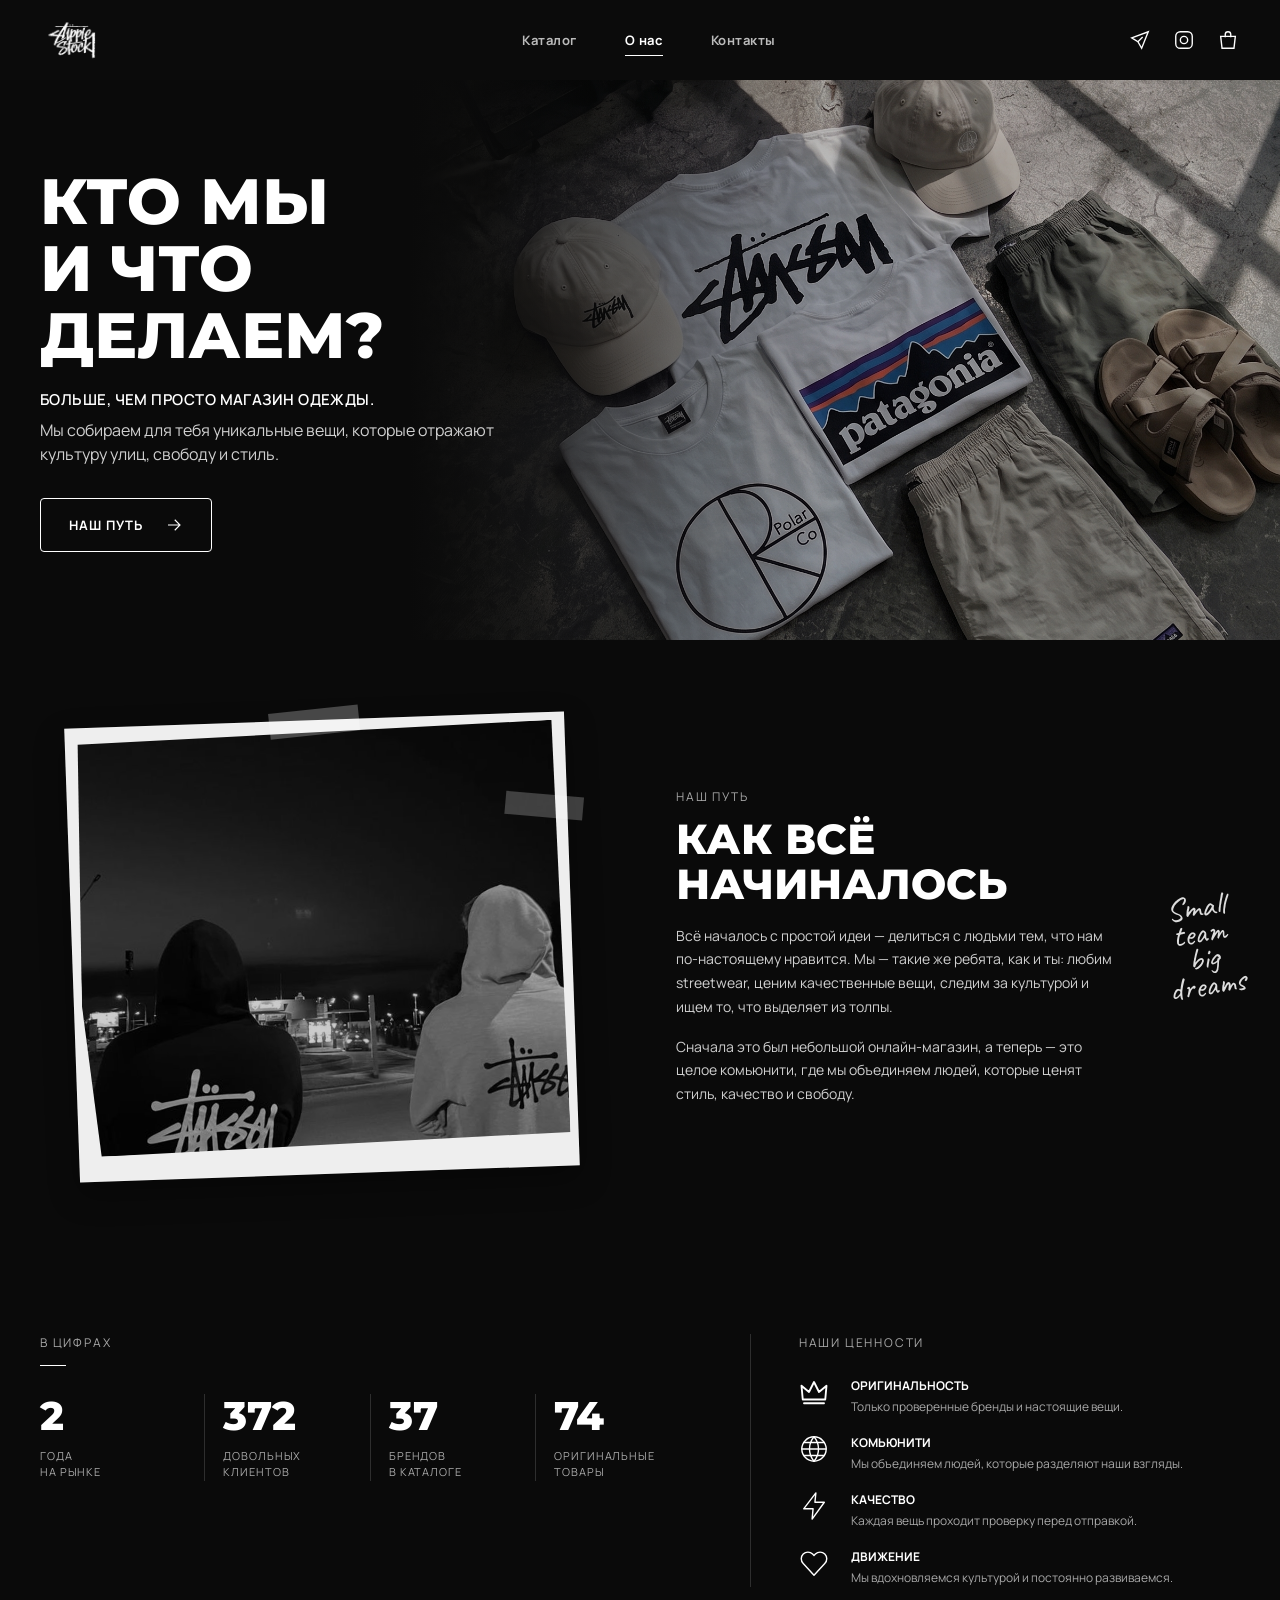
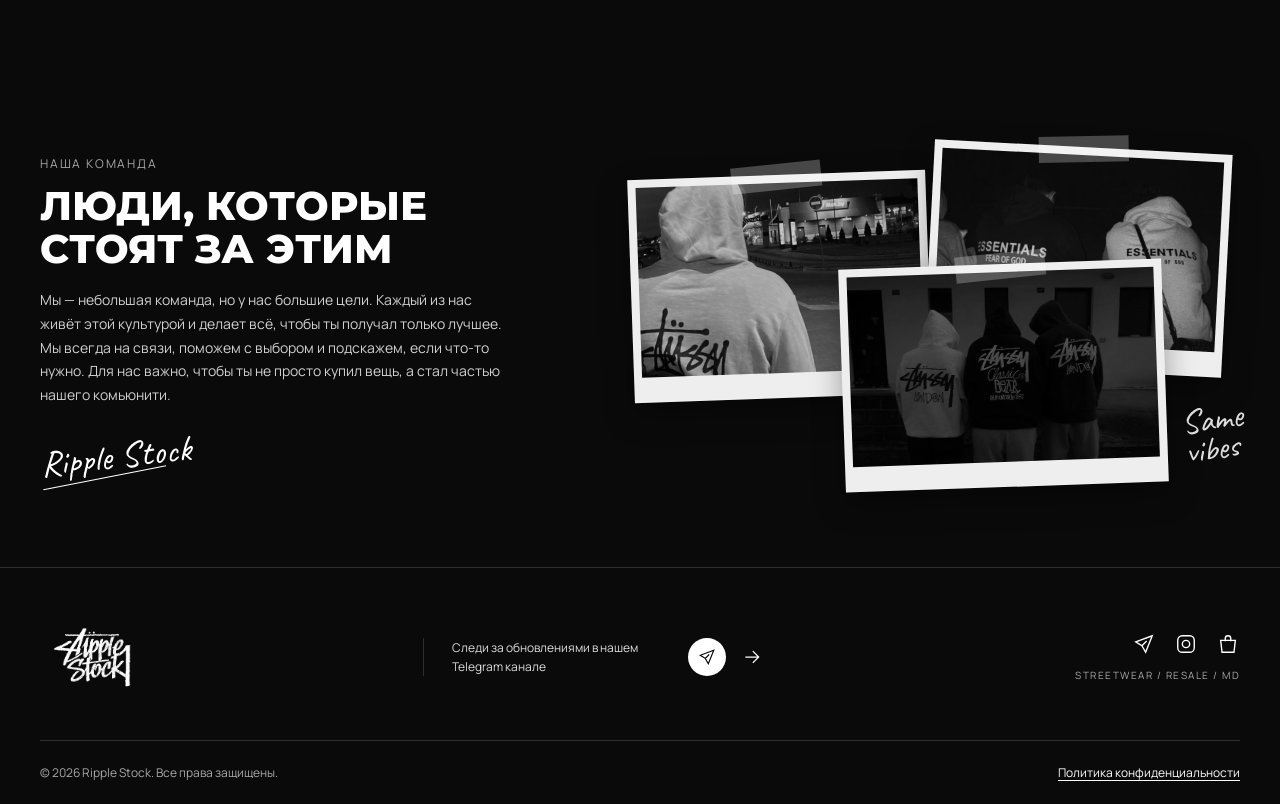
<file: about.html>
<!doctype html>
<html lang="ru">
<head>
  <meta charset="utf-8">
  <meta name="viewport" content="width=device-width, initial-scale=1">
  <meta name="description" content="Узнай историю, ценности и команду Ripple Stock в Бендерах.">
  <title>О нас — Ripple Stock</title>
  <link rel="icon" type="image/png" href="./img/logo.png" />
  <link rel="preconnect" href="https://fonts.googleapis.com">
  <link rel="preconnect" href="https://fonts.gstatic.com" crossorigin>
  <link href="https://fonts.googleapis.com/css2?family=Caveat:wght@400;600&family=Manrope:wght@400;500;600;700&family=Montserrat:wght@800&display=swap" rel="stylesheet">
  <link rel="stylesheet" href="css/style.css">
  <script src="js/main.js" defer></script>
</head>
<body>
  <!-- Общая шапка сайта; активная ссылка показывает текущую страницу -->
  <header class="header">
    <div class="container header__inner">
      <a class="header__logo" href="index.html" aria-label="Ripple Stock — главная">
        <img src="./img/logo.png" alt="Рукописный логотип Ripple">
      </a>
      <nav class="header__nav" id="site-menu" aria-label="Основная навигация">
        <a class="header__link" href="index.html">Каталог</a>
        <a class="header__link active" href="about.html" aria-current="page">О нас</a>
        <a class="header__link" href="contacts.html">Контакты</a>
      </nav>
      <div class="header__social">
        <a class="icon-link" href="#" aria-label="Telegram Ripple Stock"><svg viewBox="0 0 24 24" aria-hidden="true"><path d="m21 3-7.2 18-4.1-7.2L3 9.7 21 3Z"/><path d="m9.7 13.8 5.2-5.1"/></svg></a>
        <a class="icon-link" href="#" aria-label="Instagram Ripple Stock"><svg viewBox="0 0 24 24" aria-hidden="true"><rect x="3" y="3" width="18" height="18" rx="5"/><circle cx="12" cy="12" r="4"/><path d="M17.5 6.5h.01"/></svg></a>
        <a class="icon-link" href="#" aria-label="Корзина"><svg viewBox="0 0 24 24" aria-hidden="true"><path d="M4 8h16l-1.5 13h-13L4 8Z"/><path d="M9 9V6a3 3 0 0 1 6 0v3"/></svg></a>
      </div>
      <button class="header__burger" type="button" aria-label="Открыть меню" aria-expanded="false" aria-controls="site-menu"><span></span><span></span><span></span></button>
    </div>
  </header>

  <!-- Общий hero с текстом страницы «О нас» -->
  <section class="hero">
    <div class="container hero__content">
      <div class="hero__copy">
        <h1 class="hero__title">КТО МЫ<br>И ЧТО ДЕЛАЕМ?</h1>
        <p class="hero__subtitle">БОЛЬШЕ, ЧЕМ ПРОСТО МАГАЗИН ОДЕЖДЫ.</p>
        <p class="hero__text">Мы собираем для тебя уникальные вещи, которые отражают культуру улиц, свободу и стиль.</p>
        <a href="#our-way" class="btn hero__button">НАШ ПУТЬ
          <svg viewBox="0 0 24 24" aria-hidden="true"><path d="M4 12h15M13 5l7 7-7 7" fill="none" stroke="currentColor" stroke-width="1.5"/></svg>
        </a>
      </div>
    </div>
  </section>

  <main>
    <!-- История магазина и фотография в стиле полароид -->
    <section class="section about-way" id="our-way">
      <div class="container about-way__inner">
        <div class="about-way__photo-area reveal">
          <figure class="polaroid polaroid--left about-way__photo">
            <img class="bw" src="./img/page-photos/1.jpg" alt="Друзья в стритвир-одежде на улице">
          </figure>
        </div>
        <div class="about-way__content reveal">
          <div class="about-way__copy">
            <p class="label">НАШ ПУТЬ</p>
            <h2 class="h2 about-way__title">КАК ВСЁ<br>НАЧИНАЛОСЬ</h2>
            <p>Всё началось с простой идеи — делиться с людьми тем, что нам по-настоящему нравится. Мы — такие же ребята, как и ты: любим streetwear, ценим качественные вещи, следим за культурой и ищем то, что выделяет из толпы.</p>
            <p>Сначала это был небольшой онлайн-магазин, а теперь — это целое комьюнити, где мы объединяем людей, которые ценят стиль, качество и свободу.</p>
          </div>
          <p class="handwritten about-way__note">Small<br>team<br>big<br>dreams
          </p>
        </div>
      </div>
    </section>

    <!-- Четыре счётчика и четыре ценности команды -->
    <section class="section about-data">
      <div class="container about-data__inner">
        <div class="about-data__numbers reveal">
          <p class="label about-data__label">В ЦИФРАХ</p>
          <span class="about-data__rule" aria-hidden="true"></span>
          <div class="about-stats">
            <div class="about-stat"><span class="counter" data-target="3" data-suffix="+">0</span><p>ГОДА<br>НА РЫНКЕ</p></div>
            <div class="about-stat"><span class="counter" data-target="500" data-suffix="+">0</span><p>ДОВОЛЬНЫХ<br>КЛИЕНТОВ</p></div>
            <div class="about-stat"><span class="counter" data-target="50" data-suffix="+">0</span><p>БРЕНДОВ<br>В КАТАЛОГЕ</p></div>
            <div class="about-stat"><span class="counter" data-target="100" data-suffix="%">0</span><p>ОРИГИНАЛЬНЫЕ<br>ТОВАРЫ</p></div>
          </div>
        </div>
        <div class="about-data__values reveal">
          <p class="label about-data__label">НАШИ ЦЕННОСТИ</p>
          <div class="value-list">
            <article class="value-item">
              <svg class="value-item__icon crown" viewBox="0 0 24 20" aria-hidden="true"><path d="M3 16 2 5l6 5 4-8 4 8 6-5-1 11H3Z"/><path d="M4 19h16"/></svg>
              <div><h3>ОРИГИНАЛЬНОСТЬ</h3><p>Только проверенные бренды и настоящие вещи.</p></div>
            </article>
            <article class="value-item">
              <svg class="value-item__icon" viewBox="0 0 32 32" aria-hidden="true"><circle cx="16" cy="16" r="13"/><path d="M3 16h26M16 3a20 20 0 0 1 0 26M16 3a20 20 0 0 0 0 26M5 9h22M5 23h22"/></svg>
              <div><h3>КОМЬЮНИТИ</h3><p>Мы объединяем людей, которые разделяют наши взгляды.</p></div>
            </article>
            <article class="value-item">
              <svg class="value-item__icon" viewBox="0 0 32 32" aria-hidden="true"><path d="m18 2-13 17h10l-1 11 13-18H17l1-10Z"/></svg>
              <div><h3>КАЧЕСТВО</h3><p>Каждая вещь проходит проверку перед отправкой.</p></div>
            </article>
            <article class="value-item">
              <svg class="value-item__icon" viewBox="0 0 32 32" aria-hidden="true"><path d="M27.5 6.5a7 7 0 0 0-10 0L16 8l-1.5-1.5a7 7 0 0 0-10 10L16 29l11.5-12.5a7 7 0 0 0 0-10Z"/></svg>
              <div><h3>ДВИЖЕНИЕ</h3><p>Мы вдохновляемся культурой и постоянно развиваемся.</p></div>
            </article>
          </div>
        </div>
      </div>
    </section>

    <!-- Рассказ о команде и коллаж из трёх полароидных снимков -->
    <section class="section about-team">
      <div class="container about-team__inner">
        <div class="about-team__content reveal">
          <p class="label">НАША КОМАНДА</p>
          <h2 class="h2 about-team__title">ЛЮДИ, КОТОРЫЕ<br>СТОЯТ ЗА ЭТИМ</h2>
          <p class="about-team__text">Мы — небольшая команда, но у нас большие цели. Каждый из нас живёт этой культурой и делает всё, чтобы ты получал только лучшее. Мы всегда на связи, поможем с выбором и подскажем, если что-то нужно. Для нас важно, чтобы ты не просто купил вещь, а стал частью нашего комьюнити.</p>
          <p class="handwritten about-team__signature">Ripple Stock
          </p>
        </div>
        <div class="about-team__collage reveal">
          <figure class="polaroid polaroid--left about-team__photo about-team__photo--one"><img class="bw" src="./img/page-photos/2.jpg" alt="Участник команды Ripple Stock"></figure>
          <figure class="polaroid polaroid--right about-team__photo about-team__photo--two"><img class="bw" src="./img/page-photos/3.jpg" alt="Команда Ripple Stock в магазине"></figure>
          <figure class="polaroid polaroid--left about-team__photo about-team__photo--three"><img class="bw" src="./img/page-photos/4.jpg" alt="Друзья и команда Ripple Stock вместе"></figure>
          <p class="handwritten about-team__note">Same<br>vibes
          </p>
        </div>
      </div>
    </section>
  </main>

  <!-- Общий подвал сайта с Telegram, социальными ссылками и служебной информацией -->
  <footer class="footer">
    <div class="container footer__top">
      <a class="footer__brand" href="index.html" aria-label="Ripple Stock — главная"><img src="./img/logo.png" alt="Логотип Ripple Stock в две строки"></a>
      <div class="footer__telegram"><p>Следи за обновлениями в нашем Telegram канале</p><a href="#" aria-label="Перейти в Telegram"><svg viewBox="0 0 24 24" aria-hidden="true"><path d="m21 3-7.2 18-4.1-7.2L3 9.7 21 3Z"/><path d="m9.7 13.8 5.2-5.1"/></svg></a><svg viewBox="0 0 24 24" width="20" height="20" aria-hidden="true"><path d="M4 12h15M13 5l7 7-7 7" fill="none" stroke="currentColor" stroke-width="1.5"/></svg></div>
      <div class="footer__social"><div class="footer__icons">
        <a class="icon-link" href="#" aria-label="Telegram Ripple Stock"><svg viewBox="0 0 24 24" aria-hidden="true"><path d="m21 3-7.2 18-4.1-7.2L3 9.7 21 3Z"/><path d="m9.7 13.8 5.2-5.1"/></svg></a>
        <a class="icon-link" href="#" aria-label="Instagram Ripple Stock"><svg viewBox="0 0 24 24" aria-hidden="true"><rect x="3" y="3" width="18" height="18" rx="5"/><circle cx="12" cy="12" r="4"/><path d="M17.5 6.5h.01"/></svg></a>
        <a class="icon-link" href="#" aria-label="Корзина"><svg viewBox="0 0 24 24" aria-hidden="true"><path d="M4 8h16l-1.5 13h-13L4 8Z"/><path d="M9 9V6a3 3 0 0 1 6 0v3"/></svg></a>
      </div><p class="footer__tagline">STREETWEAR / RESALE / MD</p></div>
    </div>
    <div class="container footer__bottom"><p>© 2026 Ripple Stock. Все права защищены.</p><a class="footer__policy" href="#">Политика конфиденциальности</a></div>
  </footer>
</body>
</html>
</file>
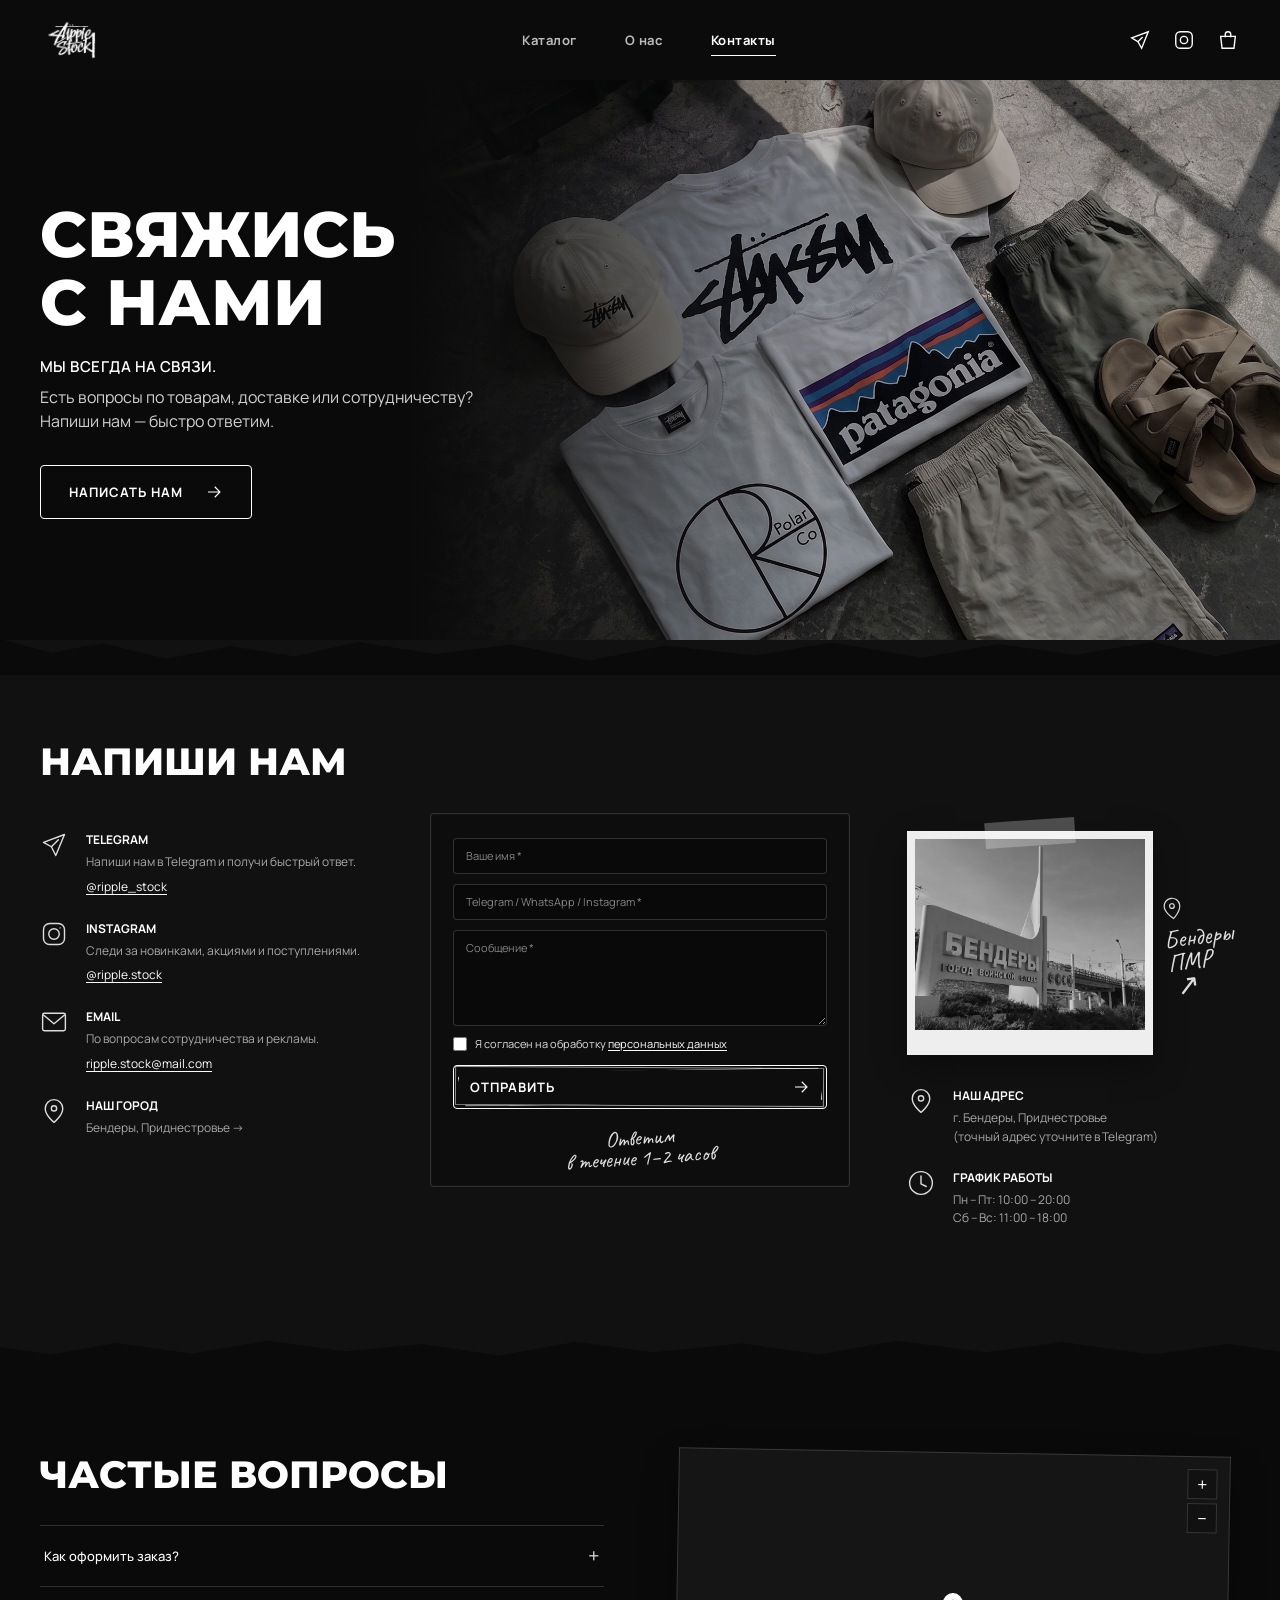
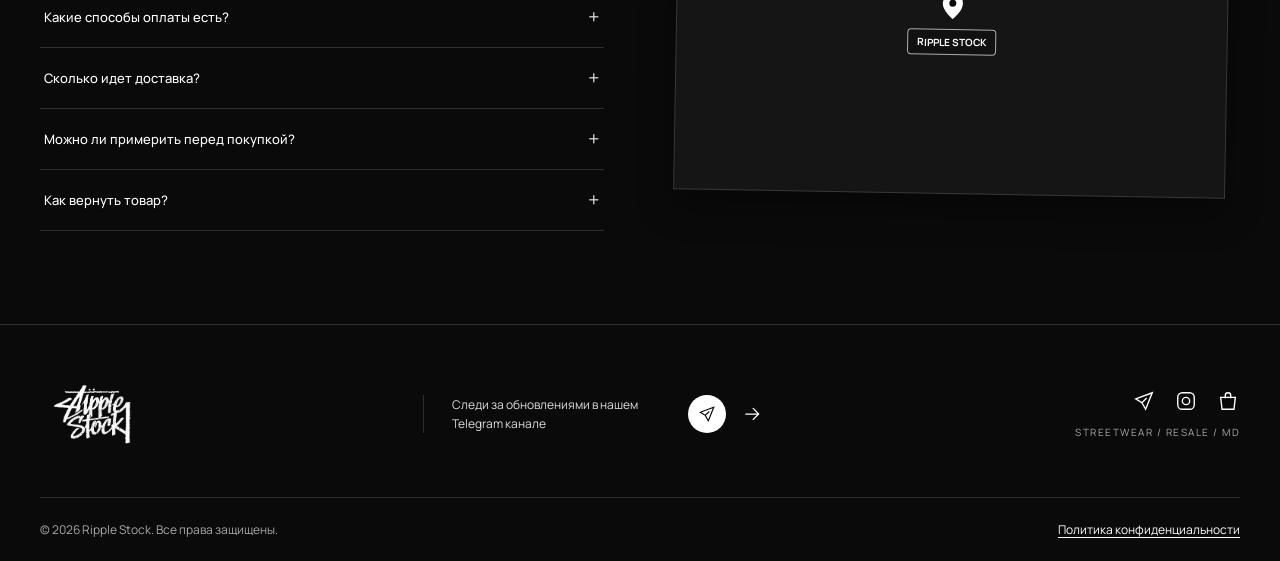
<file: contacts.html>
<!doctype html>
<html lang="ru">
<head>
  <meta charset="utf-8">
  <meta name="viewport" content="width=device-width, initial-scale=1">
  <meta name="description" content="Контакты Ripple Stock в Бендерах: Telegram, Instagram, email и ответы на частые вопросы.">
  <title>Контакты — Ripple Stock</title>
  <link rel="icon" type="image/png" href="./img/logo.png" />
  <link rel="preconnect" href="https://fonts.googleapis.com">
  <link rel="preconnect" href="https://fonts.gstatic.com" crossorigin>
  <link href="https://fonts.googleapis.com/css2?family=Caveat:wght@400;600&family=Manrope:wght@400;500;600;700&family=Montserrat:wght@800&display=swap" rel="stylesheet">
  <link rel="stylesheet" href="css/style.css">
  <script src="js/main.js" defer></script>
</head>
<body>
  <!-- Общая шапка сайта; активная ссылка показывает текущую страницу -->
  <header class="header">
    <div class="container header__inner">
      <a class="header__logo" href="index.html" aria-label="Ripple Stock — главная">
        <img src="./img/logo.png" alt="Рукописный логотип Ripple">
      </a>
      <nav class="header__nav" id="site-menu" aria-label="Основная навигация">
        <a class="header__link" href="index.html">Каталог</a>
        <a class="header__link" href="about.html">О нас</a>
        <a class="header__link active" href="contacts.html" aria-current="page">Контакты</a>
      </nav>
      <div class="header__social">
        <a class="icon-link" href="#" aria-label="Telegram Ripple Stock"><svg viewBox="0 0 24 24" aria-hidden="true"><path d="m21 3-7.2 18-4.1-7.2L3 9.7 21 3Z"/><path d="m9.7 13.8 5.2-5.1"/></svg></a>
        <a class="icon-link" href="#" aria-label="Instagram Ripple Stock"><svg viewBox="0 0 24 24" aria-hidden="true"><rect x="3" y="3" width="18" height="18" rx="5"/><circle cx="12" cy="12" r="4"/><path d="M17.5 6.5h.01"/></svg></a>
        <a class="icon-link" href="#" aria-label="Корзина"><svg viewBox="0 0 24 24" aria-hidden="true"><path d="M4 8h16l-1.5 13h-13L4 8Z"/><path d="M9 9V6a3 3 0 0 1 6 0v3"/></svg></a>
      </div>
      <button class="header__burger" type="button" aria-label="Открыть меню" aria-expanded="false" aria-controls="site-menu"><span></span><span></span><span></span></button>
    </div>
  </header>

  <!-- Общий hero с текстом страницы контактов -->
  <section class="hero">
    <div class="container hero__content">
      <div class="hero__copy">
        <h1 class="hero__title">СВЯЖИСЬ<br>С НАМИ</h1>
        <p class="hero__subtitle">МЫ ВСЕГДА НА СВЯЗИ.</p>
        <p class="hero__text">Есть вопросы по товарам, доставке или сотрудничеству? Напиши нам — быстро ответим.</p>
        <a href="#contact-form" class="btn hero__button">НАПИСАТЬ НАМ
          <svg viewBox="0 0 24 24" aria-hidden="true"><path d="M4 12h15M13 5l7 7-7 7" fill="none" stroke="currentColor" stroke-width="1.5"/></svg>
        </a>
      </div>
    </div>
  </section>

  <main>
    <!-- Контакты, форма сообщения и адрес; края секции стилизованы как рваная бумага -->
    <section class="section contact-panel torn-edge" id="contact-section">
      <div class="container contact-panel__inner">
        <h2 class="h2 contact-panel__title">НАПИШИ НАМ</h2>
        <div class="contact-grid">
          <div class="contact-list">
            <article class="contact-item">
              <svg class="contact-item__icon" viewBox="0 0 32 32" aria-hidden="true"><path d="m28 4-10 24-5-10-9-5L28 4Z"/><path d="m13 18 8-8"/></svg>
              <div><h3>TELEGRAM</h3><p>Напиши нам в Telegram и получи быстрый ответ.</p><a href="https://t.me/ripple_stock">@ripple_stock</a></div>
            </article>
            <article class="contact-item">
              <svg class="contact-item__icon" viewBox="0 0 32 32" aria-hidden="true"><rect x="4" y="4" width="24" height="24" rx="7"/><circle cx="16" cy="16" r="6"/><path d="M23 9h.01"/></svg>
              <div><h3>INSTAGRAM</h3><p>Следи за новинками, акциями и поступлениями.</p><a href="https://instagram.com/ripple.stock">@ripple.stock</a></div>
            </article>
            <article class="contact-item">
              <svg class="contact-item__icon" viewBox="0 0 32 32" aria-hidden="true"><rect x="3" y="6" width="26" height="20" rx="2"/><path d="m4 8 12 10L28 8"/></svg>
              <div><h3>EMAIL</h3><p>По вопросам сотрудничества и рекламы.</p><a href="mailto:ripple.stock@mail.com">ripple.stock@mail.com</a></div>
            </article>
            <article class="contact-item">
              <svg class="contact-item__icon" viewBox="0 0 32 32" aria-hidden="true"><path d="M26 13c0 8-10 16-10 16S6 21 6 13a10 10 0 1 1 20 0Z"/><circle cx="16" cy="13" r="3"/></svg>
              <div><h3>НАШ ГОРОД</h3><p>Бендеры, Приднестровье <span aria-hidden="true">→</span></p></div>
            </article>
          </div>

          <div class="contact-form-column">
            <!-- Форма отправляет сообщения в Formspree методом POST. -->
            <form class="contact-form" id="contact-form" action="https://formspree.io/f/mljgnrvj" method="POST" novalidate>
              <input type="hidden" name="_subject" value="Новое сообщение с сайта Ripple Stock">
              <label class="visually-hidden" for="contact-name">Ваше имя *</label>
              <input id="contact-name" name="name" type="text" placeholder="Ваше имя *" autocomplete="name">
              <label class="visually-hidden" for="contact-way">Telegram / WhatsApp / Instagram *</label>
              <input id="contact-way" name="contact" type="text" placeholder="Telegram / WhatsApp / Instagram *" autocomplete="off">
              <label class="visually-hidden" for="contact-message">Сообщение *</label>
              <textarea id="contact-message" name="message" rows="4" placeholder="Сообщение *"></textarea>
              <label class="contact-form__consent">
                <input name="consent" type="checkbox">
                <span>Я согласен на обработку <a href="#privacy">персональных данных</a></span>
              </label>
              <button class="btn contact-form__submit" type="submit">ОТПРАВИТЬ
                <svg viewBox="0 0 24 24" aria-hidden="true"><path d="M4 12h15M13 5l7 7-7 7" fill="none" stroke="currentColor" stroke-width="1.5"/></svg>
              </button>
              <p class="contact-form__message" id="form-message" role="status" aria-live="polite"></p>
              <p class="handwritten contact-form__note"><span>Ответим<br>в течение 1–2 часов</span>
              </p>
            </form>
          </div>

          <aside class="contact-place">
            <div class="contact-place__photo-area">
              <figure class="polaroid contact-place__photo">
                <img class="bw" src="./img/bender.jpg" alt="Вид на город Бендеры">
              </figure>
              <p class="handwritten contact-place__caption">
                <svg class="contact-place__caption-pin" viewBox="0 0 32 32" aria-hidden="true"><path d="M26 13c0 8-10 16-10 16S6 21 6 13a10 10 0 1 1 20 0Z"/><circle cx="16" cy="13" r="3"/></svg>
                Бендеры<br>ПМР <span aria-hidden="true">↗</span>
              </p>
            </div>
            <div class="contact-place__details">
              <article class="place-detail">
                <svg class="place-detail__icon" viewBox="0 0 32 32" aria-hidden="true"><path d="M26 13c0 8-10 16-10 16S6 21 6 13a10 10 0 1 1 20 0Z"/><circle cx="16" cy="13" r="3"/></svg>
                <div><h3>НАШ АДРЕС</h3><p>г. Бендеры, Приднестровье<br>(точный адрес уточните в Telegram)</p></div>
              </article>
              <article class="place-detail">
                <svg class="place-detail__icon" viewBox="0 0 32 32" aria-hidden="true"><circle cx="16" cy="16" r="13"/><path d="M16 8v9l6 3"/></svg>
                <div><h3>ГРАФИК РАБОТЫ</h3><p>Пн – Пт: 10:00 – 20:00<br>Сб – Вс: 11:00 – 18:00</p></div>
              </article>
            </div>
          </aside>
        </div>
      </div>
    </section>

    <!-- Частые вопросы и тёмная карта Бендер -->
    <section class="section faq-section">
      <div class="container faq-section__inner">
        <div class="faq-column">
          <h2 class="h2 faq__title">ЧАСТЫЕ ВОПРОСЫ</h2>
          <div class="faq-list">
            <article class="faq__item">
              <h3><button class="faq__question" type="button" aria-expanded="false"><span>Как оформить заказ?</span><span class="faq__symbol" aria-hidden="true">+</span></button></h3>
              <div class="faq__answer"><p>Напиши нам в Telegram или оставь контакты в форме. Мы уточним наличие, размер и детали заказа.</p></div>
            </article>
            <article class="faq__item">
              <h3><button class="faq__question" type="button" aria-expanded="false"><span>Какие способы оплаты есть?</span><span class="faq__symbol" aria-hidden="true">+</span></button></h3>
              <div class="faq__answer"><p>Доступные способы оплаты можно уточнить у нас в Telegram перед подтверждением заказа.</p></div>
            </article>
            <article class="faq__item">
              <h3><button class="faq__question" type="button" aria-expanded="false"><span>Сколько идет доставка?</span><span class="faq__symbol" aria-hidden="true">+</span></button></h3>
              <div class="faq__answer"><p>Срок зависит от города и способа доставки. Напиши нам — подскажем по твоему адресу.</p></div>
            </article>
            <article class="faq__item">
              <h3><button class="faq__question" type="button" aria-expanded="false"><span>Можно ли примерить перед покупкой?</span><span class="faq__symbol" aria-hidden="true">+</span></button></h3>
              <div class="faq__answer"><p>Возможность примерки уточняется индивидуально. Свяжись с нами, и мы расскажем о вариантах.</p></div>
            </article>
            <article class="faq__item">
              <h3><button class="faq__question" type="button" aria-expanded="false"><span>Как вернуть товар?</span><span class="faq__symbol" aria-hidden="true">+</span></button></h3>
              <div class="faq__answer"><p>Напиши нам, если возник вопрос по покупке. Мы обсудим ситуацию и поможем разобраться.</p></div>
            </article>
          </div>
        </div>

        <div class="map-column">
          <div class="map-frame">
            <iframe class="map-frame__iframe" title="Карта города Бендеры на OpenStreetMap" src="https://www.openstreetmap.org/export/embed.html?bbox=29.445%2C46.812%2C29.515%2C46.854&amp;layer=mapnik&amp;marker=46.833%2C29.48" loading="lazy" referrerpolicy="no-referrer-when-downgrade"></iframe>
            <div class="map-frame__marker" aria-hidden="true">
              <svg viewBox="0 0 32 32"><path d="M26 13c0 8-10 16-10 16S6 21 6 13a10 10 0 1 1 20 0Z"/><circle cx="16" cy="13" r="3"/></svg>
              <span>RIPPLE STOCK</span>
            </div>
            <div class="map-frame__zoom" aria-hidden="true"><span>+</span><span>−</span></div>
          </div>
        </div>
      </div>
    </section>
  </main>

  <!-- Общий подвал сайта с Telegram, социальными ссылками и служебной информацией -->
  <footer class="footer">
    <div class="container footer__top">
      <a class="footer__brand" href="index.html" aria-label="Ripple Stock — главная"><img src="./img/logo.png" alt="Логотип Ripple Stock в две строки"></a>
      <div class="footer__telegram"><p>Следи за обновлениями в нашем Telegram канале</p><a href="#" aria-label="Перейти в Telegram"><svg viewBox="0 0 24 24" aria-hidden="true"><path d="m21 3-7.2 18-4.1-7.2L3 9.7 21 3Z"/><path d="m9.7 13.8 5.2-5.1"/></svg></a><svg viewBox="0 0 24 24" width="20" height="20" aria-hidden="true"><path d="M4 12h15M13 5l7 7-7 7" fill="none" stroke="currentColor" stroke-width="1.5"/></svg></div>
      <div class="footer__social"><div class="footer__icons">
        <a class="icon-link" href="#" aria-label="Telegram Ripple Stock"><svg viewBox="0 0 24 24" aria-hidden="true"><path d="m21 3-7.2 18-4.1-7.2L3 9.7 21 3Z"/><path d="m9.7 13.8 5.2-5.1"/></svg></a>
        <a class="icon-link" href="#" aria-label="Instagram Ripple Stock"><svg viewBox="0 0 24 24" aria-hidden="true"><rect x="3" y="3" width="18" height="18" rx="5"/><circle cx="12" cy="12" r="4"/><path d="M17.5 6.5h.01"/></svg></a>
        <a class="icon-link" href="#" aria-label="Корзина"><svg viewBox="0 0 24 24" aria-hidden="true"><path d="M4 8h16l-1.5 13h-13L4 8Z"/><path d="M9 9V6a3 3 0 0 1 6 0v3"/></svg></a>
      </div><p class="footer__tagline">STREETWEAR / RESALE / MD</p></div>
    </div>
    <div class="container footer__bottom"><p>© 2026 Ripple Stock. Все права защищены.</p><a class="footer__policy" href="#privacy">Политика конфиденциальности</a></div>
  </footer>
</body>
</html>
</file>
<file: css/style.css>
/* ===== Подключение шрифтов ===== */
@import url("https://fonts.googleapis.com/css2?family=Caveat:wght@400;600&family=Manrope:wght@400;500;600;700&family=Montserrat:wght@800&display=swap");
/* ===== Переменные дизайна ===== */
:root {
  --bg: #0a0a0a;
  --bg-2: #111;
  --card: #151515;
  --line: rgba(255, 255, 255, 0.15);
  --text: #fff;
  --muted: #a8a8a8;
  --radius: 4px;
  --container: 1200px;
}
/* ===== Сброс стилей ===== */
*,
*::before,
*::after {
  box-sizing: border-box;
}
html {
  scroll-behavior: smooth;
}
body {
  margin: 0;
  min-width: 320px;
  background: var(--bg);
  color: var(--text);
  font-family: Manrope, sans-serif;
}
a {
  color: inherit;
  text-decoration: none;
}
img {
  display: block;
  max-width: 100%;
}
button {
  color: inherit;
  font: inherit;
}
/* ===== Типографика ===== */
h1,
h2,
h3,
p {
  margin: 0;
}
h1,
h2,
h3,
.h2 {
  font-family: Montserrat, sans-serif;
  font-weight: 800;
  text-transform: uppercase;
}
.h2 {
  font-size: clamp(28px, 4vw, 44px);
}
.label {
  color: var(--muted);
  font-size: 12px;
  letter-spacing: 0.15em;
  text-transform: uppercase;
}
.muted {
  color: var(--muted);
}
/* ===== Контейнеры и секции ===== */
.container {
  width: min(100% - 48px, var(--container));
  margin: 0 auto;
}
.section {
  padding: 80px 0;
}
/* ===== Кнопки ===== */
.btn {
  display: inline-flex;
  align-items: center;
  justify-content: center;
  gap: 22px;
  min-height: 54px;
  padding: 16px 28px;
  border: 1px solid #fff;
  border-radius: var(--radius);
  background: transparent;
  color: #fff;
  font-size: 13px;
  font-weight: 700;
  letter-spacing: 0.08em;
  text-transform: uppercase;
  transition:
    background 0.3s,
    color 0.3s;
}
.btn:hover {
  background: #fff;
  color: #000;
}
.btn svg {
  width: 18px;
  height: 18px;
  flex: none;
}
/* ===== Рукописные подписи и корона ===== */
.handwritten {
  color: #fff;
  font-family: Caveat, cursive;
  font-size: clamp(28px, 4vw, 48px);
  transform: rotate(-6deg);
}
.crown {
  width: 24px;
  height: 20px;
  fill: none;
  stroke: currentColor;
  stroke-width: 1.5;
}
/* ===== Рваный край секции ===== */
/* clip-path обрезает край зубцами, чтобы он напоминал порванную бумагу. */
.torn-edge {
  position: relative;
}
.torn-edge::before {
  position: absolute;
  top: -1px;
  left: 0;
  width: 100%;
  height: 36px;
  background: var(--bg);
  clip-path: polygon(
    0 0,
    4% 38%,
    8% 12%,
    13% 55%,
    18% 20%,
    23% 48%,
    28% 8%,
    34% 42%,
    40% 15%,
    46% 60%,
    52% 18%,
    59% 46%,
    65% 10%,
    72% 52%,
    78% 14%,
    84% 44%,
    90% 8%,
    95% 48%,
    100% 12%,
    100% 100%,
    0 100%
  );
  content: "";
}
/* ===== Фото в стиле полароид ===== */
.polaroid {
  position: relative;
  padding: 7px 7px 24px;
  border: 1px solid var(--line);
  background: #eee;
  box-shadow: 0 12px 30px rgba(0, 0, 0, 0.35);
}
.polaroid::before {
  position: absolute;
  z-index: 1;
  top: -12px;
  left: calc(50% - 45px);
  width: 90px;
  height: 26px;
  background: rgba(255, 255, 255, 0.25);
  content: "";
  transform: rotate(-4deg);
}
.polaroid--left {
  transform: rotate(-2deg);
}
.polaroid--right {
  transform: rotate(3deg);
}
/* ===== Чёрно-белые фотографии ===== */
.bw {
  filter: grayscale(1) brightness(0.8);
}
/* ===== Появление при прокрутке ===== */
.reveal {
  opacity: 0;
  transform: translateY(20px);
  transition:
    opacity 0.6s,
    transform 0.6s;
}
.reveal.visible {
  opacity: 1;
  transform: translateY(0);
}
/* ===== Шапка сайта ===== */
.header {
  position: sticky;
  top: 0;
  z-index: 10;
  height: 80px;
  background: #0b0b0b;
}
.header__inner {
  display: flex;
  height: 100%;
  align-items: center;
  justify-content: space-between;
}
.header__logo {
  width: 130px;
}
.header__logo img {
  width: auto;
  height: 50px;
}
.header__nav {
  display: flex;
  align-items: center;
  gap: 48px;
}
.header__link {
  position: relative;
  padding: 10px 0;
  font-size: 13px;
  font-weight: 700;
  letter-spacing: 0.04em;
  opacity: 0.72;
  transition: opacity 0.25s ease, color 0.25s ease;
}
.header__link::after {
  position: absolute;
  right: 0;
  bottom: 3px;
  left: 0;
  height: 1px;
  background: #fff;
  content: "";
  opacity: 0;
  transform: scaleX(0);
  transform-origin: center;
  transition: transform 0.25s ease, opacity 0.25s ease;
}
.header__link:hover::after,
.header__link.active::after {
  opacity: 1;
  transform: scaleX(1);
}
.header__link:hover,
.header__link.active {
  opacity: 1;
  color: #fff;
}
.header__social {
  display: flex;
  align-items: center;
  gap: 20px;
}
.icon-link {
  display: inline-flex;
  width: 24px;
  height: 24px;
  align-items: center;
  justify-content: center;
}
.icon-link svg {
  width: 22px;
  height: 22px;
  fill: none;
  stroke: currentColor;
  stroke-width: 1.5;
}
.header__burger {
  display: none;
  width: 42px;
  height: 42px;
  padding: 10px;
  border: 1px solid var(--line);
  background: transparent;
}
.header__burger span {
  display: block;
  height: 1px;
  margin: 5px 0;
  background: #fff;
}
/* ===== Главный экран ===== */
/* Градиент затемняет левую часть фотографии, чтобы текст хорошо читался. */
.hero {
  position: relative;
  isolation: isolate;
  display: flex;
  min-height: 560px;
  align-items: center;
  overflow: hidden;
  background: var(--bg);
}
.hero::after {
  position: absolute;
  z-index: 0;
  inset: 0;
  background: url("/img/hero-bkg.jpg") right center/cover no-repeat;
  filter: brightness(0.85);
  content: "";
}
.hero::before {
  position: absolute;
  z-index: 1;
  inset: 0;
  background: linear-gradient(
    90deg,
    #0a0a0a 0%,
    #0a0a0a 32%,
    rgba(10, 10, 10, 0) 65%
  );
  content: "";
}
.hero__content {
  position: relative;
  z-index: 2;
  padding-top: 60px;
  padding-bottom: 60px;
}
.hero__copy {
  max-width: 520px;
}
.hero__title {
  font-size: clamp(36px, 5.5vw, 64px);
  line-height: 1.05;
}
.hero__subtitle {
  margin-top: 20px;
  font-size: 15px;
  font-weight: 600;
  letter-spacing: 0.03em;
  text-transform: uppercase;
}
.hero__text {
  max-width: 470px;
  margin-top: 8px;
  color: #d0d0d0;
  font-size: 16px;
  line-height: 1.5;
}
.hero__button {
  margin-top: 32px;
}
/* ===== Подвал сайта ===== */
.footer {
  border-top: 1px solid var(--line);
  background: var(--bg);
}
.footer__top {
  display: grid;
  grid-template-columns: 1fr 1.25fr 1fr;
  align-items: center;
  gap: 36px;
  padding-top: 48px;
  padding-bottom: 42px;
}
.footer__brand img {
  width: 170px;
  max-height: 82px;
  object-fit: contain;
  object-position: left center;
}
.footer__telegram {
  display: flex;
  align-items: center;
  gap: 16px;
  padding-left: 28px;
  border-left: 1px solid var(--line);
}
.footer__telegram p {
  max-width: 220px;
  color: #ddd;
  font-size: 12px;
  line-height: 1.6;
}
.footer__telegram a {
  display: inline-flex;
  width: 38px;
  height: 38px;
  flex: none;
  align-items: center;
  justify-content: center;
  border-radius: 50%;
  background: #fff;
  color: #000;
}
.footer__telegram a svg {
  width: 18px;
  height: 18px;
  fill: none;
  stroke: currentColor;
  stroke-width: 1.5;
}
.footer__social {
  display: flex;
  flex-direction: column;
  align-items: flex-end;
  gap: 12px;
}
.footer__icons {
  display: flex;
  gap: 18px;
}
.footer__tagline {
  color: var(--muted);
  font-size: 10px;
  letter-spacing: 0.15em;
}
.footer__bottom {
  display: flex;
  min-height: 64px;
  align-items: center;
  justify-content: space-between;
  gap: 20px;
  border-top: 1px solid var(--line);
  color: var(--muted);
  font-size: 12px;
}
.footer__policy {
  color: #fff;
  text-decoration: underline;
  text-underline-offset: 3px;
}
/* ===== Планшет ===== */
@media (max-width: 1024px) {
  .section {
    padding: 64px 0;
  }
  .header__nav {
    gap: 28px;
  }
  .hero {
    min-height: 480px;
  }
  .hero::before {
    background: linear-gradient(
      90deg,
      #0a0a0a 0%,
      #0a0a0a 42%,
      rgba(10, 10, 10, 0) 76%
    );
  }
  .footer__top {
    grid-template-columns: 1fr 1.25fr;
  }
  .footer__social {
    grid-column: 1/-1;
    flex-direction: row;
    justify-content: center;
    align-items: center;
  }
}
/* ===== Телефон ===== */
@media (max-width: 768px) {
  .container {
    width: min(100% - 32px, var(--container));
  }
  .section {
    padding: 40px 0;
  }
  .header {
    height: 72px;
  }
  .header__logo img {
    height: 46px;
  }
  .header__social {
    margin-left: auto;
    margin-right: 16px;
  }
  .header__social .icon-link:nth-child(2) {
    display: none;
  }
  .header__burger {
    display: block;
  }
  .header__nav {
    position: absolute;
    top: 72px;
    right: 0;
    left: 0;
    display: none;
    flex-direction: column;
    align-items: stretch;
    gap: 0;
    padding: 10px 24px 22px;
    background: #0b0b0b;
  }
  .header__nav.open {
    display: flex;
  }
  .header__link {
    padding: 15px 0;
    border-bottom: 1px solid var(--line);
  }
  .header__link::after {
    right: auto;
    bottom: 0;
    left: 0;
    width: 34px;
    transform-origin: left;
  }
  .hero {
    min-height: 460px;
  }
  .hero::before {
    background: linear-gradient(
      90deg,
      rgba(10, 10, 10, 0.92),
      rgba(10, 10, 10, 0.55)
    );
  }
  .hero__content {
    padding-top: 60px;
    padding-bottom: 60px;
  }
  .hero__text {
    font-size: 15px;
  }
  .footer__top {
    grid-template-columns: 1fr;
    justify-items: center;
    gap: 28px;
    padding-top: 38px;
  }
  .footer__brand img {
    margin: 0 auto;
    object-position: center;
  }
  .footer__telegram {
    justify-content: center;
    padding: 0;
    border: 0;
  }
  .footer__social {
    grid-column: auto;
    flex-direction: column;
  }
  .footer__bottom {
    flex-direction: column;
    justify-content: center;
    padding: 18px 0;
    text-align: center;
  }
}
/* ===== Узкий телефон ===== */
@media (max-width: 480px) {
  .header__logo {
    width: 106px;
  }
  .header__social {
    gap: 12px;
  }
  .header__social .icon-link:nth-child(1) {
    display: none;
  }
  .hero__title {
    font-size: clamp(34px, 10vw, 46px);
  }
  .hero__subtitle {
    font-size: 13px;
  }
  .hero__button {
    width: 100%;
    justify-content: space-between;
  }
  .footer__telegram {
    gap: 12px;
  }
  .footer__telegram p {
    max-width: 190px;
  }
}
/* ===== Уменьшение анимации по настройке устройства ===== */
@media (prefers-reduced-motion: reduce) {
  *,
  *::before,
  *::after {
    scroll-behavior: auto !important;
    transition-duration: 0.01ms !important;
  }
}

/* ===== Полоса брендов ===== */
.brand-strip {
  overflow: hidden;
  border-top: 1px solid var(--line);
  border-bottom: 1px solid var(--line);
}
/* Два одинаковых набора логотипов позволяют ленте двигаться бесконечно без пустого промежутка. */
.brand-strip__track {
  display: flex;
  width: max-content;
  animation: brand-strip-move 30s linear infinite;
}
.brand-strip__group {
  display: grid;
  flex: 0 0 max(100vw, var(--container));
  grid-template-columns: repeat(7, minmax(0, 1fr));
}
/* Начинаем со сдвига влево на половину длины ленты и возвращаемся к нулю: логотипы движутся вправо. */
@keyframes brand-strip-move {
  from { transform: translateX(-50%); }
  to { transform: translateX(0); }
}
.brand-strip__item {
  display: flex;
  min-height: 104px;
  flex-direction: column;
  align-items: center;
  justify-content: center;
  gap: 10px;
  padding: 12px 8px;
  border-right: 1px solid var(--line);
}
.brand-strip__item img {
  /* Для каждого знака задана общая рамка, чтобы логотипы не отличались по масштабу. */
  width: 124px;
  max-width: 100%;
  height: 46px;
  object-fit: contain;
  /* Переводим чёрные знаки в белые: они хорошо читаются на тёмном фоне и остаются чёткими. */
  filter: brightness(0) invert(1);
  opacity: 0.78;
  transition: filter 0.3s, opacity 0.3s;
}
.brand-strip__item:hover img {
  filter: brightness(0) invert(1);
  opacity: 1;
}
/* У Dickies белые фрагменты SVG вырезают детали букв, поэтому здесь инвертируем цвета без обесцвечивания. */
.brand-strip__item--dickies img,
.brand-strip__item--dickies:hover img {
  filter: invert(1);
}
/* ===== Карточки товаров ===== */
.catalog__heading {
  display: flex;
  align-items: center;
  justify-content: space-between;
  gap: 20px;
  margin-bottom: 22px;
}
.catalog__title {
  font-size: clamp(24px, 3vw, 28px);
}
.catalog__title span {
  color: var(--muted);
}
.catalog__all {
  display: inline-flex;
  align-items: center;
  gap: 16px;
  color: #ddd;
  font-size: 12px;
  letter-spacing: 0.08em;
  text-decoration: underline;
  text-underline-offset: 4px;
  white-space: nowrap;
}
.catalog__all span {
  color: #fff;
  font-size: 18px;
  text-decoration: none;
}
.catalog__grid {
  display: grid;
  grid-template-columns: repeat(4, minmax(0, 1fr));
  gap: 20px;
}
.card {
  min-width: 0;
}
.card__image-wrap {
  position: relative;
  overflow: hidden;
  aspect-ratio: 3 / 4;
  background: var(--card);
}
.card__image {
  width: 100%;
  height: 100%;
  object-fit: cover;
  transition: transform 0.4s;
}
.card:hover .card__image {
  transform: scale(1.03);
}
.card__badge {
  position: absolute;
  top: 14px;
  left: 14px;
  padding: 4px 8px;
  border-radius: 3px;
  background: #e6e6e6;
  color: #111;
  font-size: 10px;
  font-weight: 700;
}
.favorite {
  position: absolute;
  top: 10px;
  right: 10px;
  display: grid;
  width: 32px;
  height: 32px;
  place-items: center;
  border: 0;
  background: transparent;
  cursor: pointer;
}
.favorite svg {
  width: 20px;
  height: 20px;
  fill: none;
  stroke: #fff;
  stroke-width: 1.5;
  transition: fill 0.2s;
}
.favorite.active svg {
  fill: #fff;
}
.card__details {
  padding-top: 12px;
}
.card__title {
  overflow: hidden;
  font-family: Manrope, sans-serif;
  font-size: 14px;
  font-weight: 600;
  text-overflow: ellipsis;
  white-space: nowrap;
}
.card__variant {
  margin-top: 4px;
  color: var(--muted);
  font-size: 12px;
}
.card__footer {
  display: flex;
  align-items: center;
  justify-content: space-between;
  margin-top: 14px;
}
.card__price {
  font-size: 16px;
  font-weight: 600;
}
.card__arrow {
  font-size: 20px;
  transition: transform 0.2s;
}
.card__arrow:hover {
  transform: translateX(4px);
}

/* ===== Как купить ===== */
/* Полупрозрачный чёрный слой поверх текстуры приглушает фото и сохраняет контраст текста. */
.buy-steps {
  position: relative;
  isolation: isolate;
  overflow: hidden;
  background: var(--bg);
}
.buy-steps::before {
  position: absolute;
  z-index: -1;
  inset: 0;
  background: url("../png/texture.png") center / cover no-repeat;
  content: "";
}
.buy-steps::after {
  position: absolute;
  z-index: -1;
  inset: 0;
  background: rgba(0, 0, 0, 0.78);
  content: "";
}
.buy-steps__inner {
  display: grid;
  min-height: 280px;
  grid-template-columns: 0.9fr 1.4fr;
  align-items: center;
  gap: 64px;
  padding-top: 48px;
  padding-bottom: 48px;
}
.buy-steps__label {
  display: flex;
  align-items: center;
  gap: 12px;
}
.buy-steps__label span {
  width: 38px;
  height: 1px;
  background: var(--muted);
}
.buy-steps__title {
  margin-top: 12px;
  font-size: clamp(32px, 4vw, 44px);
}
.buy-steps__text {
  max-width: 390px;
  margin-top: 14px;
  color: #ddd;
  font-size: 13px;
  line-height: 1.6;
}
.buy-steps__list {
  display: grid;
  grid-template-columns: repeat(3, minmax(0, 1fr));
}
.buy-step {
  min-width: 0;
  padding: 0 24px;
  border-right: 1px solid var(--line);
}
.buy-step:first-child {
  padding-left: 0;
}
.buy-step:last-child {
  padding-right: 0;
  border-right: 0;
}
.buy-step__top {
  display: flex;
  align-items: center;
  justify-content: space-between;
  margin-bottom: 16px;
}
.buy-step__number {
  position: relative;
  padding-top: 10px;
  color: var(--muted);
  font-size: 16px;
}
.buy-step__number::before {
  position: absolute;
  top: 0;
  left: 0;
  width: 20px;
  height: 1px;
  background: var(--muted);
  content: "";
}
.buy-step__icon {
  width: 32px;
  height: 32px;
  fill: none;
  stroke: #fff;
  stroke-width: 1.5;
  stroke-linecap: round;
  stroke-linejoin: round;
}
.buy-step__title {
  font-family: Manrope, sans-serif;
  font-size: 12px;
  font-weight: 700;
  line-height: 1.4;
}
.buy-step__text {
  margin-top: 8px;
  color: #c4c4c4;
  font-size: 12px;
  line-height: 1.5;
}

/* ===== Адаптация новых секций для планшета ===== */
@media (max-width: 1024px) {
  .catalog__grid {
    grid-template-columns: repeat(2, minmax(0, 1fr));
    gap: 28px 20px;
  }
  .buy-steps__inner {
    grid-template-columns: 1fr;
    gap: 36px;
  }
}

/* ===== Адаптация новых секций для телефона ===== */
@media (max-width: 768px) {
  .brand-strip {
    overflow-x: hidden;
  }
  .brand-strip__group { flex-basis: 924px; }
  .brand-strip__item {
    width: 132px;
    min-height: 96px;
    flex: none;
  }
  .brand-strip__item img {
    width: 120px;
    height: 44px;
  }
  .catalog__heading {
    align-items: flex-end;
  }
  .catalog__all {
    gap: 7px;
    font-size: 10px;
  }
  .catalog__grid {
    gap: 24px 12px;
  }
  .card__badge {
    top: 9px;
    left: 9px;
  }
  .favorite {
    top: 5px;
    right: 5px;
  }
  .card__title {
    font-size: 12px;
  }
  .card__price {
    font-size: 14px;
  }
  .buy-steps__inner {
    gap: 30px;
  }
  .buy-steps__list {
    grid-template-columns: 1fr;
  }
  .buy-step,
  .buy-step:first-child,
  .buy-step:last-child {
    display: grid;
    grid-template-columns: 64px 1fr;
    column-gap: 16px;
    padding: 16px 0;
    border-right: 0;
    border-bottom: 1px solid var(--line);
  }
  .buy-step:last-child {
    border-bottom: 0;
  }
  .buy-step__top {
    grid-row: 1 / 3;
    align-items: flex-start;
    margin: 0;
  }
  .buy-step__icon {
    width: 26px;
    height: 26px;
  }
  .buy-step__text {
    margin-top: 4px;
  }
}

/* ===== Карточки в одну колонку на узком телефоне ===== */
@media (max-width: 400px) {
  .catalog__grid {
    grid-template-columns: 1fr;
  }
  .card__image-wrap {
    aspect-ratio: 3 / 3.5;
  }
}

/* ===== Наш путь ===== */
.about-way__inner {
  display: grid;
  grid-template-columns: minmax(0, 1fr) minmax(0, 1fr);
  align-items: center;
  gap: 72px;
}
.about-way__photo-area {
  display: flex;
  justify-content: center;
}
.about-way__photo {
  width: min(100%, 500px);
  margin: 0;
}
/* clip-path слегка неровно обрезает снимок, как край старой фотографии. */
.about-way__photo img {
  width: 100%;
  aspect-ratio: 1.15 / 1;
  object-fit: cover;
  clip-path: polygon(1% 2%, 99% 0, 100% 98%, 3% 100%, 0 64%);
}
/* Первая лента скотча задана базовым .polaroid, эта добавляет вторую сбоку. */
.about-way__photo::after {
  position: absolute;
  top: 18%;
  right: -17px;
  width: 78px;
  height: 23px;
  background: rgba(255, 255, 255, .22);
  content: '';
  transform: rotate(7deg);
}
.about-way__content {
  display: grid;
  grid-template-columns: minmax(0, 1fr) 105px;
  align-items: center;
  gap: 20px;
}
.about-way__title {
  margin-top: 12px;
  font-size: clamp(30px, 3.5vw, 42px);
  line-height: 1.08;
}
.about-way__copy > p:not(.label) {
  margin-top: 16px;
  color: #d0d0d0;
  font-size: 14px;
  line-height: 1.7;
}
.about-way__note {
  display: flex;
  flex-direction: column;
  align-items: center;
  justify-self: end;
  color: #ddd;
  font-size: 32px;
  line-height: .82;
  text-align: center;
  transform: rotate(-9deg);
}
.about-way__note .crown { margin-top: 10px; }

/* ===== Цифры ===== */
.about-data__inner {
  display: grid;
  grid-template-columns: minmax(0, 1.35fr) minmax(0, 1fr);
  gap: 48px;
}
.about-data__values {
  padding-left: 48px;
  border-left: 1px solid var(--line);
}
.about-data__label { margin-bottom: 26px; }
.about-data__rule {
  display: block;
  width: 26px;
  height: 1px;
  margin-top: -12px;
  margin-bottom: 28px;
  background: #fff;
}
.about-stats {
  display: grid;
  grid-template-columns: repeat(4, minmax(0, 1fr));
}
.about-stat {
  min-width: 0;
  padding: 0 18px;
  border-right: 1px solid var(--line);
}
.about-stat:first-child { padding-left: 0; }
.about-stat:last-child { padding-right: 0; border-right: 0; }
.counter {
  display: block;
  font-family: Montserrat, sans-serif;
  font-size: clamp(30px, 3.2vw, 40px);
  font-weight: 800;
  line-height: 1.1;
}
.about-stat p {
  margin-top: 10px;
  color: var(--muted);
  font-size: 11px;
  letter-spacing: .08em;
  line-height: 1.5;
}

/* ===== Ценности ===== */
.value-list {
  display: grid;
  gap: 18px;
}
.value-item {
  display: grid;
  grid-template-columns: 34px minmax(0, 1fr);
  align-items: start;
  gap: 18px;
}
.value-item__icon {
  width: 30px;
  height: 30px;
  fill: none;
  stroke: #fff;
  stroke-width: 1.5;
  stroke-linecap: round;
  stroke-linejoin: round;
}
.value-item h3 {
  font-family: Manrope, sans-serif;
  font-size: 12px;
  font-weight: 700;
}
.value-item p {
  margin-top: 4px;
  color: var(--muted);
  font-size: 12px;
  line-height: 1.5;
}

/* ===== Команда ===== */
.about-team { overflow: hidden; }
.about-team__inner {
  display: grid;
  grid-template-columns: minmax(0, .9fr) minmax(0, 1.1fr);
  align-items: center;
  gap: 70px;
}
.about-team__title {
  margin-top: 12px;
  font-size: clamp(28px, 3.4vw, 40px);
  line-height: 1.08;
}
.about-team__text {
  max-width: 470px;
  margin-top: 18px;
  color: #d0d0d0;
  font-size: 14px;
  line-height: 1.7;
}
.about-team__signature {
  position: relative;
  display: inline-flex;
  align-items: center;
  gap: 12px;
  margin-top: 26px;
  font-size: 36px;
}
.about-team__signature::after {
  position: absolute;
  right: 26px;
  bottom: 2px;
  left: 0;
  height: 1px;
  background: currentColor;
  content: '';
  transform: rotate(-5deg);
}
.about-team__collage {
  position: relative;
  min-height: 340px;
}
.about-team__photo {
  position: absolute;
  width: 48%;
  margin: 0;
}
.about-team__photo img {
  width: 100%;
  height: 190px;
  object-fit: cover;
}
.about-team__photo--one { top: 28px; left: 2%; z-index: 1; }
.about-team__photo--two { top: 0; right: 2%; z-index: 2; }
.about-team__photo--three { right: 12%; bottom: 0; z-index: 3; width: 52%; }
.about-team__note {
  position: absolute;
  z-index: 4;
  right: -5px;
  bottom: 24px;
  color: #ddd;
  font-size: 34px;
  line-height: .85;
  transform: rotate(-8deg);
}
.about-team__note .crown { display: block; margin-top: 8px; }

/* ===== Адаптация страницы «О нас» для планшета ===== */
@media (max-width: 1024px) {
  .about-way__inner { gap: 38px; }
  .about-way__content { grid-template-columns: minmax(0, 1fr) 82px; gap: 12px; }
  .about-way__note { font-size: 27px; }
  .about-data__inner { grid-template-columns: 1fr; gap: 36px; }
  .about-data__values { padding: 36px 0 0; border-top: 1px solid var(--line); border-left: 0; }
  .about-team__inner { gap: 38px; }
}

/* ===== Адаптация страницы «О нас» для телефона ===== */
@media (max-width: 768px) {
  .about-way__inner,
  .about-team__inner { grid-template-columns: 1fr; gap: 36px; }
  .about-way__photo { width: min(100%, 480px); }
  .about-way__content { grid-template-columns: minmax(0, 1fr) 82px; }
  .about-way__title { font-size: clamp(30px, 8vw, 40px); }
  .about-data__inner { gap: 30px; }
  .about-stats { grid-template-columns: repeat(2, minmax(0, 1fr)); row-gap: 26px; }
  .about-stat { padding: 0 16px; }
  .about-stat:nth-child(2) { border-right: 0; }
  .about-stat:nth-child(3) { padding-left: 0; }
  .about-stat:nth-child(3), .about-stat:nth-child(4) { padding-top: 20px; border-top: 1px solid var(--line); }
  .about-data__values { padding-top: 30px; }
  .about-team__collage { display: flex; min-height: 0; flex-direction: column; align-items: center; gap: 22px; padding-bottom: 12px; }
  .about-team__photo,
  .about-team__photo--one,
  .about-team__photo--two,
  .about-team__photo--three { position: relative; inset: auto; width: min(82%, 360px); }
  .about-team__photo img { height: auto; aspect-ratio: 1.4 / 1; }
  .about-team__note { position: relative; right: auto; bottom: auto; align-self: flex-end; margin-right: 8%; }
}

/* ===== Уменьшение отступов на узком телефоне ===== */
@media (max-width: 480px) {
  .about-way__inner,
  .about-team__inner { gap: 28px; }
  .about-way__content { grid-template-columns: 1fr; }
  .about-way__note { justify-self: end; margin: 12px 10px 0 0; }
  .about-stat { padding-right: 10px; padding-left: 10px; }
  .counter { font-size: 32px; }
  .about-stat p { font-size: 10px; }
  .value-list { gap: 16px; }
}

/* ===== Контакты ===== */
.contact-panel {
  position: relative;
  overflow: hidden;
  background: var(--bg-2);
}
.contact-panel::before {
  z-index: 0;
  pointer-events: none;
}
/* Нижний край секции тоже получает неровный силуэт, продолжая общий .torn-edge сверху. */
.contact-panel::after {
  position: absolute;
  z-index: 2;
  right: 0;
  bottom: -1px;
  left: 0;
  height: 34px;
  background: var(--bg);
  clip-path: polygon(0 100%, 0 54%, 4% 76%, 9% 42%, 15% 73%, 21% 35%, 27% 67%, 33% 45%, 39% 79%, 45% 38%, 51% 69%, 58% 43%, 64% 76%, 70% 35%, 77% 69%, 83% 40%, 90% 76%, 96% 44%, 100% 68%, 100% 100%);
  content: '';
  pointer-events: none;
}
.contact-panel__inner {
  position: relative;
  z-index: 1;
  padding-top: 18px;
  padding-bottom: 54px;
}
.contact-panel__title {
  margin-bottom: 28px;
  font-size: clamp(28px, 3.2vw, 38px);
}
.contact-grid {
  display: grid;
  grid-template-columns: minmax(0, 1fr) minmax(0, 1.4fr) minmax(0, 1fr);
  align-items: start;
  gap: 34px;
}
.contact-list {
  display: grid;
  gap: 24px;
  padding-top: 18px;
}
.contact-item {
  display: grid;
  grid-template-columns: 30px minmax(0, 1fr);
  align-items: start;
  gap: 16px;
}
.contact-item__icon {
  width: 28px;
  height: 28px;
  fill: none;
  stroke: #ddd;
  stroke-width: 1.6;
  stroke-linecap: round;
  stroke-linejoin: round;
}
.contact-item h3,
.place-detail h3 {
  font-family: Manrope, sans-serif;
  font-size: 12px;
  font-weight: 700;
}
.contact-item p,
.place-detail p {
  margin-top: 5px;
  color: var(--muted);
  font-size: 12px;
  line-height: 1.55;
}
.contact-item a {
  display: inline-block;
  margin-top: 6px;
  color: #fff;
  font-size: 12px;
  text-decoration: underline;
  text-underline-offset: 3px;
}

/* ===== Форма ===== */
.contact-form-column { min-width: 0; }
.contact-form {
  display: grid;
  width: min(100%, 420px);
  gap: 10px;
  margin: 0 auto;
  padding: 24px 22px 18px;
  border: 1px solid var(--line);
  border-radius: var(--radius);
  background: rgba(0, 0, 0, .2);
  box-shadow: inset 0 0 0 1px rgba(255, 255, 255, .025);
}
.visually-hidden {
  position: absolute;
  width: 1px;
  height: 1px;
  overflow: hidden;
  clip: rect(0, 0, 0, 0);
  white-space: nowrap;
  clip-path: inset(50%);
}
.contact-form input[type='text'],
.contact-form textarea {
  width: 100%;
  min-height: 36px;
  padding: 9px 12px;
  border: 1px solid rgba(255, 255, 255, .16);
  border-radius: var(--radius);
  outline: 0;
  background: rgba(0, 0, 0, .28);
  color: var(--text);
  font: 400 11px/1.45 Manrope, sans-serif;
  transition: border-color .2s;
}
.contact-form textarea { min-height: 96px; resize: vertical; }
.contact-form input::placeholder,
.contact-form textarea::placeholder { color: #858585; opacity: 1; }
.contact-form input:focus,
.contact-form textarea:focus { border-color: #fff; }
.contact-form__consent {
  display: flex;
  align-items: flex-start;
  gap: 8px;
  color: #ddd;
  font-size: 11px;
  line-height: 1.5;
}
.contact-form__consent input {
  width: 14px;
  height: 14px;
  flex: none;
  margin: 1px 0 0;
  accent-color: #fff;
}
.contact-form__consent a { color: #fff; text-decoration: underline; text-underline-offset: 2px; }
.contact-form__submit {
  position: relative;
  width: 100%;
  justify-content: space-between;
  min-height: 44px;
  margin-top: 2px;
  padding: 10px 16px;
}
/* Внутренний контур чуть повёрнут, поэтому рамка напоминает два ручных мазка. */
.contact-form__submit::after {
  position: absolute;
  inset: 3px 4px;
  border: 1px solid currentColor;
  content: '';
  pointer-events: none;
  clip-path: polygon(1% 8%, 99% 0, 100% 90%, 2% 100%, 0 20%);
  transform: rotate(-.5deg);
}
.contact-form__submit::before {
  position: absolute;
  inset: 1px 2px 2px 1px;
  border: 1px solid currentColor;
  content: '';
  opacity: .55;
  pointer-events: none;
  transform: rotate(.35deg);
}
.contact-form__submit:disabled { cursor: wait; opacity: .65; }
.contact-form__message { min-height: 0; color: var(--muted); font-size: 11px; }
.contact-form__message:not(:empty) { margin-top: -3px; }
.contact-form__message.is-error { color: #f0b7b7; }
.contact-form__message.is-success { color: #ddd; }
.contact-form__note {
  display: flex;
  align-items: center;
  justify-content: center;
  gap: 10px;
  color: #ddd;
  margin-top: -1px;
  font-size: 22px;
  line-height: .92;
  text-align: center;
  transform: rotate(-4deg);
}
.contact-form__note .crown { width: 22px; height: 19px; }

/* ===== Фото и адрес ===== */
.contact-place { padding-top: 6px; }
.contact-place__photo-area {
  position: relative;
  display: flex;
  align-items: center;
  gap: 12px;
}
.contact-place__photo {
  width: min(100%, 260px);
  margin: 12px 0 14px;
}
.contact-place__photo img {
  width: 100%;
  aspect-ratio: 1.2 / 1;
  object-fit: cover;
}
.contact-place__caption {
  color: #ddd;
  font-size: 25px;
  line-height: .9;
  transform: rotate(-8deg);
}
.contact-place__caption span { display: inline-block; margin-left: 6px; font-size: 28px; }
.contact-place__caption-pin {
  display: block;
  width: 25px;
  height: 25px;
  margin-bottom: 8px;
  fill: none;
  stroke: currentColor;
  stroke-width: 1.5;
}
.contact-place__details { display: grid; gap: 22px; margin-top: 18px; }
.place-detail {
  display: grid;
  grid-template-columns: 32px minmax(0, 1fr);
  gap: 14px;
}
.place-detail__icon {
  width: 28px;
  height: 28px;
  fill: none;
  stroke: #ddd;
  stroke-width: 1.6;
  stroke-linecap: round;
  stroke-linejoin: round;
}

/* ===== FAQ ===== */
.faq-section__inner {
  display: grid;
  grid-template-columns: minmax(0, 1fr) minmax(0, 1fr);
  align-items: center;
  gap: 72px;
}
.faq__title {
  margin-bottom: 28px;
  font-size: clamp(28px, 3.2vw, 38px);
  line-height: 1.12;
}
.faq-list { border-top: 1px solid var(--line); }
.faq__item { border-bottom: 1px solid var(--line); }
.faq__item h3 { margin: 0; }
.faq__question {
  display: flex;
  width: 100%;
  align-items: center;
  justify-content: space-between;
  gap: 20px;
  padding: 16px 4px;
  border: 0;
  background: transparent;
  color: var(--text);
  cursor: pointer;
  font: 500 13px/1.4 Manrope, sans-serif;
  text-align: left;
}
.faq__symbol { flex: none; color: #ddd; font-size: 20px; font-weight: 400; }
.faq__answer {
  max-height: 0;
  overflow: hidden;
  opacity: 0;
  transition: max-height .3s ease, opacity .25s ease;
}
.faq__answer p { padding: 0 28px 16px 4px; color: var(--muted); font-size: 13px; line-height: 1.6; }
.faq__item.open .faq__answer { max-height: 160px; opacity: 1; }
.faq__question:focus-visible { outline: 1px solid #fff; outline-offset: -2px; }

/* ===== Карта ===== */
.map-column { position: relative; padding: 10px 12px 50px 0; }
.map-frame {
  position: relative;
  min-height: 340px;
  overflow: hidden;
  border: 1px solid var(--line);
  background: var(--card);
  box-shadow: 0 16px 35px rgba(0, 0, 0, .35);
  transform: rotate(1deg);
}
/* Фильтр убирает цвет карты и инвертирует её, чтобы подложка стала тёмной. */
.map-frame__iframe {
  display: block;
  width: 100%;
  height: 340px;
  border: 0;
  filter: grayscale(1) invert(1) contrast(.9);
}
.map-frame__marker {
  position: absolute;
  top: 50%;
  left: 50%;
  display: flex;
  flex-direction: column;
  align-items: center;
  gap: 8px;
  transform: translate(-50%, -50%);
  pointer-events: none;
}
.map-frame__marker svg {
  width: 30px;
  height: 30px;
  fill: #fff;
  stroke: #fff;
  stroke-width: 1.5;
}
.map-frame__marker svg circle { fill: var(--bg); stroke: var(--bg); }
.map-frame__marker span {
  padding: 5px 9px;
  border: 1px solid rgba(255, 255, 255, .65);
  border-radius: var(--radius);
  background: #111;
  color: #fff;
  font-size: 10px;
  font-weight: 700;
  white-space: nowrap;
}
.map-frame__zoom {
  position: absolute;
  top: 12px;
  right: 12px;
  display: grid;
  gap: 4px;
}
.map-frame__zoom span {
  display: grid;
  width: 30px;
  height: 30px;
  place-items: center;
  border: 1px solid var(--line);
  background: #111;
  color: #fff;
  font-size: 18px;
}
.map-frame__note {
  position: absolute;
  right: 0;
  bottom: 0;
  display: grid;
  grid-template-columns: auto auto;
  align-items: center;
  gap: 3px 8px;
  color: #ddd;
  font-size: 30px;
  line-height: .85;
  transform: rotate(-8deg);
}
.map-frame__note .crown { grid-column: 2; grid-row: 1 / 3; }
.map-frame__note > span { grid-column: 1 / -1; justify-self: end; font-size: 26px; }

/* ===== Адаптивность страницы контактов ===== */
@media (max-width: 1024px) {
  .contact-grid { grid-template-columns: 1fr; gap: 38px; }
  .contact-list { grid-template-columns: repeat(2, minmax(0, 1fr)); column-gap: 24px; }
  .contact-place { display: grid; grid-template-columns: minmax(0, 1fr) minmax(0, 1fr); align-items: center; gap: 28px; }
  .contact-place__details { margin-top: 0; }
  .faq-section__inner { gap: 42px; }
}
@media (max-width: 768px) {
  .contact-panel__inner { padding-top: 12px; }
  .contact-panel__title { margin-bottom: 24px; }
  .contact-list { grid-template-columns: 1fr; gap: 20px; }
  .contact-form { padding: 22px 18px; }
  .contact-place { grid-template-columns: 1fr; gap: 10px; }
  .contact-place__photo-area { justify-content: center; }
  .contact-place__photo { width: min(75%, 320px); }
  .contact-place__details { grid-template-columns: repeat(2, minmax(0, 1fr)); gap: 18px; }
  .faq-section__inner { grid-template-columns: 1fr; gap: 38px; }
  .map-column { padding-right: 0; }
  .map-frame { transform: rotate(0); }
}
@media (max-width: 480px) {
  .contact-panel__title,
  .faq__title { font-size: 28px; }
  .contact-form { padding: 20px 14px; }
  .contact-form__note { font-size: 21px; }
  .contact-place__photo { width: min(78%, 300px); }
  .contact-place__details { grid-template-columns: 1fr; }
  .faq__question { padding: 15px 2px; font-size: 12px; }
  .map-frame, .map-frame__iframe { min-height: 280px; height: 280px; }
}
</file>
